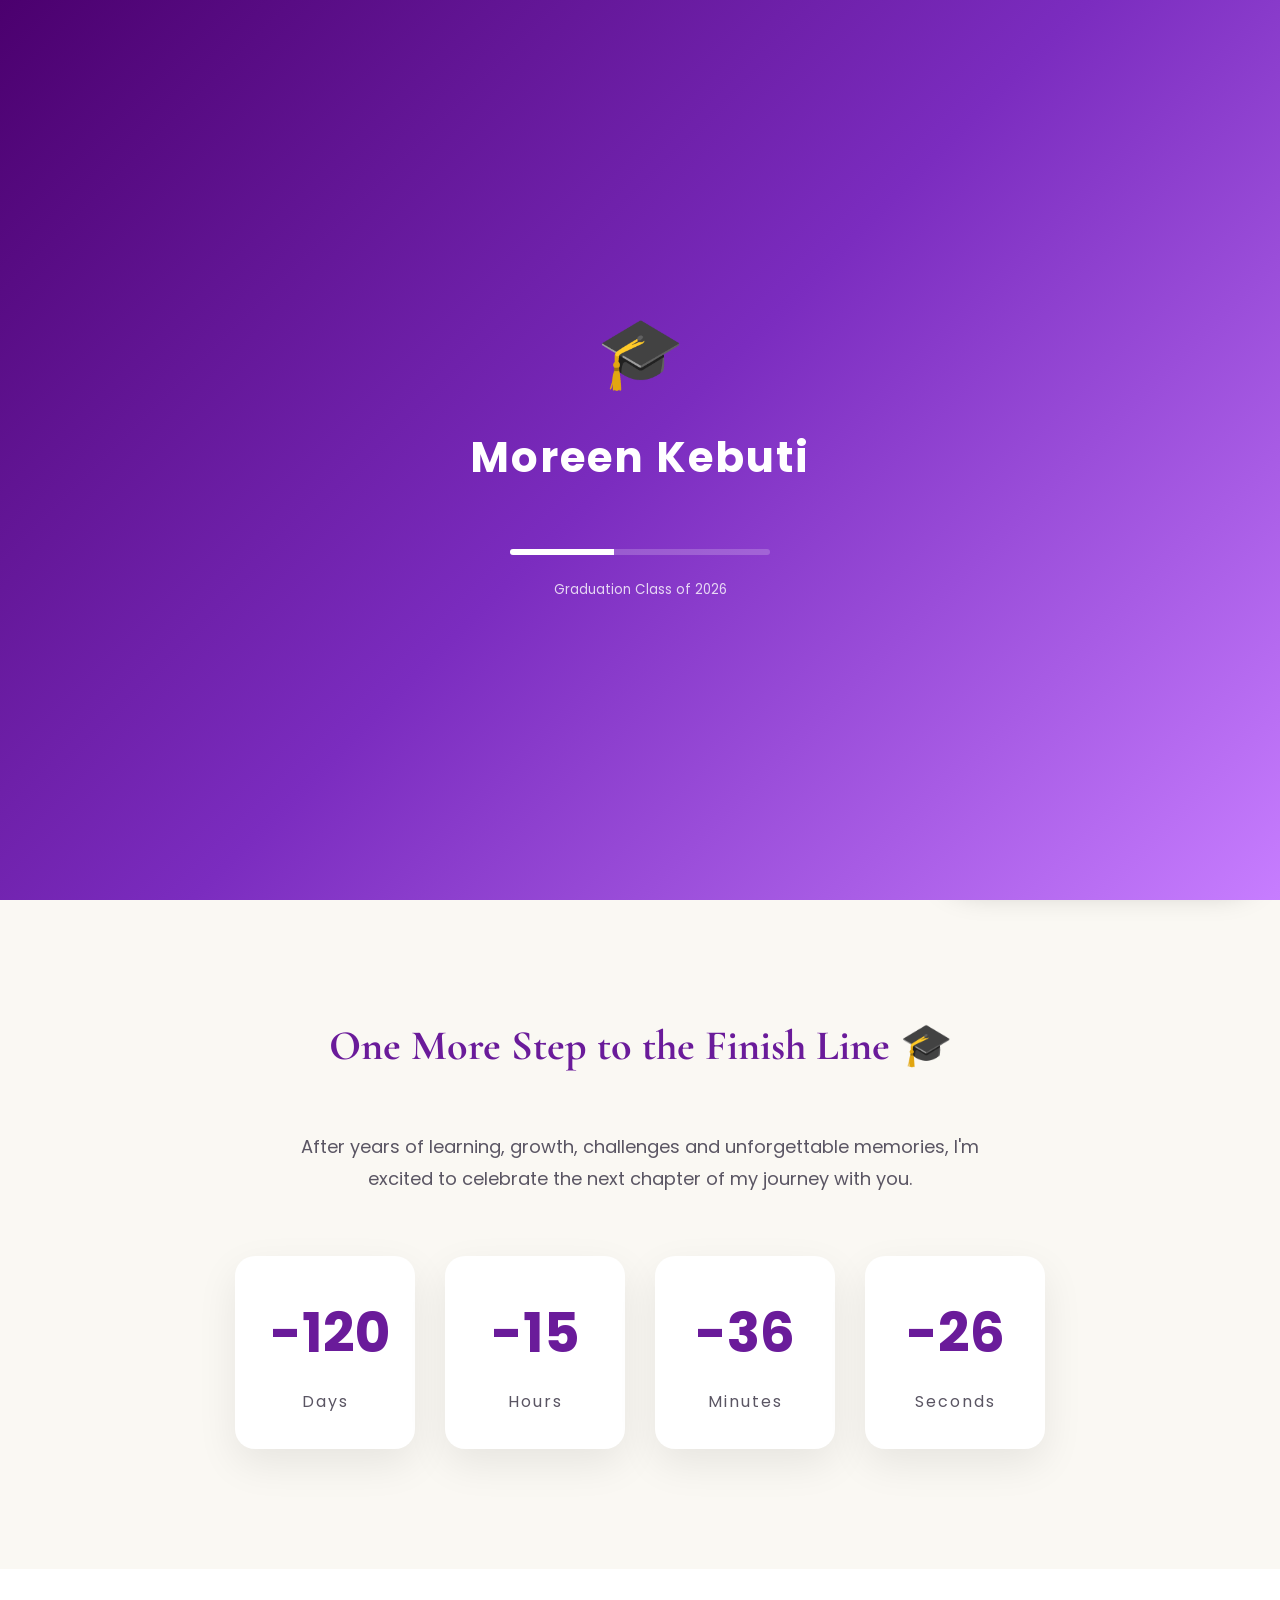
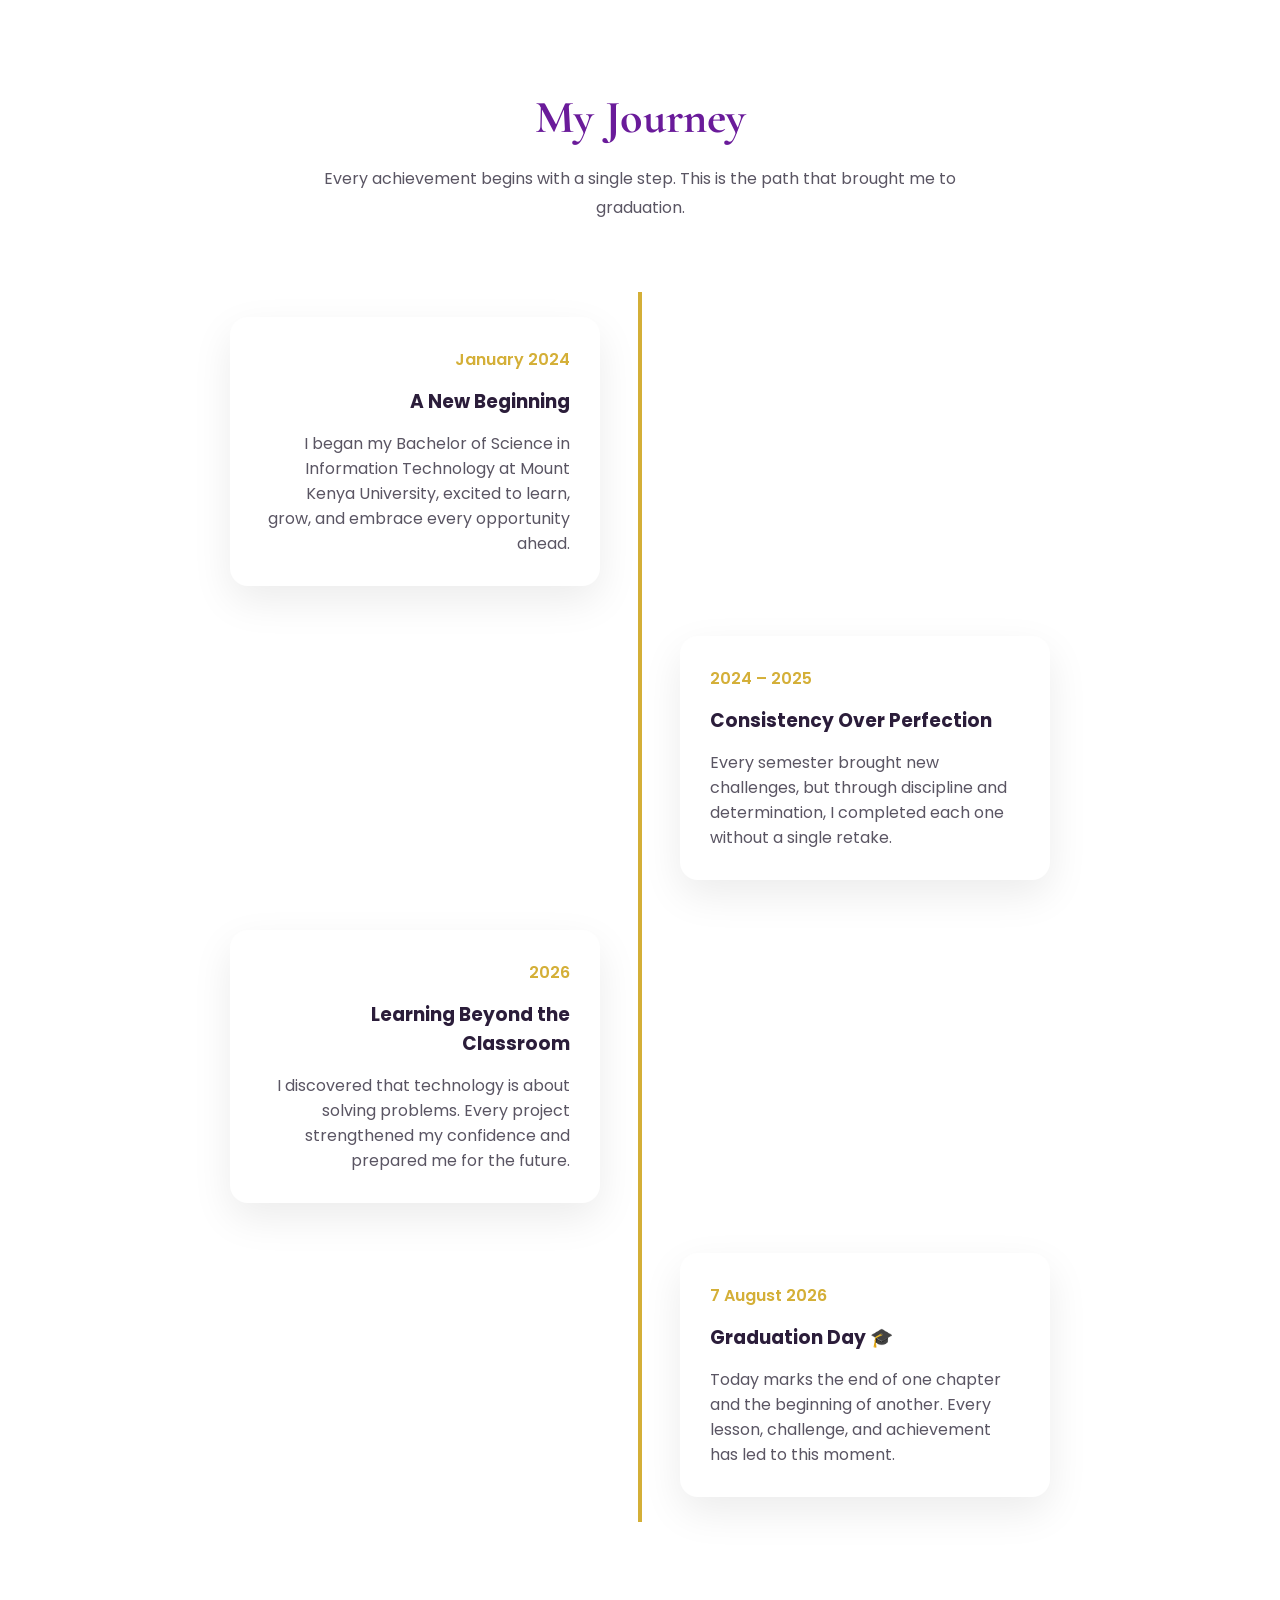
<file: index.html>
<!DOCTYPE html>
<html lang="en">

<head>

    <meta charset="UTF-8">

    <meta name="viewport"
          content="width=device-width, initial-scale=1.0">

    <title>kebuti Moreen | Graduation 2026</title>

    <link rel="preconnect" href="https://fonts.googleapis.com">

<link rel="preconnect" href="https://fonts.gstatic.com" crossorigin>

<link href="https://fonts.googleapis.com/css2?family=Cormorant+Garamond:wght@500;700&family=Poppins:wght@300;400;500;600&display=swap" rel="stylesheet">

    <link rel="stylesheet"
          href="css/style.css">

</head>

<body>
<div id="loader">

    <div class="loader-content">

        <div class="graduation-cap">

            🎓

        </div>

        <h1>Moreen Kebuti</h1>

        <p id="loaderMessage">

            Dream. Believe. Achieve.

        </p>

        <div class="loader-line">

            <span></span>

        </div>

        <small>

            Graduation Class of 2026

        </small>

    </div>

</div>

    <nav>

    <div class="logo">
       MK<span>.</span>
    </div>

    <ul>

    <li><a href="index.html" class="active">Home</a></li>

    <li><a href="#countdown">Journey</a></li>
    
    <li><a href="gallery.html">Gallery</a></li>

    <li><a href="guestbook.html">Guestbook</a></li>

     <li><a href="memory-wall.html">Memory Wall</a></li>

     <li><a href ="next-chapter.html">Next Chapter</a></li>


    </ul>

</nav>

<section class="hero" id="home">
        <div class="hero-content">

           <h3 class="welcome">
    Celebrating
</h3>

<div class="line"></div>

<h1 class="title">
    The Journey
</h1>

<h2 class="name">
    Moreen Kebuti
</h2>

<p class="course">
    Bachelor of Science in Information Technology
</p>

<p class="class">
    Class of 2026 🎓
</p>

<p class="quote">
    Every ending is the beginning of something greater.
</p>

<a href="#countdown" class="btn">
    Begin The Journey →
</a>
        </div>

    </section>
    <section class="countdown" id="countdown">

    <h2>One More Step to the Finish Line 🎓</h2>

<p class="countdown-text">

After years of learning, growth, challenges and unforgettable memories, I'm excited to celebrate the next chapter of my journey with you.

</p>
    <div class="countdown-container">

        <div class="time-box">
            <h1 id="days">00</h1>
            <p>Days</p>
        </div>

        <div class="time-box">
            <h1 id="hours">00</h1>
            <p>Hours</p>
        </div>

        <div class="time-box">
            <h1 id="minutes">00</h1>
            <p>Minutes</p>
        </div>

        <div class="time-box">
            <h1 id="seconds">00</h1>
            <p>Seconds</p>
        </div>

    </div>

</section>
<section class="timeline" id="journey">

    <h2>My Journey</h2>

    <p class="timeline-intro">
        Every achievement begins with a single step. This is the path that brought me to graduation.
    </p>

    <div class="timeline-container">

        <div class="timeline-item">
            <div class="timeline-content">
                <span class="year">January 2024</span>
                <h3>A New Beginning</h3>
                <p>
                    I began my Bachelor of Science in Information Technology at Mount Kenya University, excited to learn, grow, and embrace every opportunity ahead.
                </p>
            </div>
        </div>

        <div class="timeline-item">
            <div class="timeline-content">
                <span class="year">2024 – 2025</span>
                <h3>Consistency Over Perfection</h3>
                <p>
                    Every semester brought new challenges, but through discipline and determination, I completed each one without a single retake.
                </p>
            </div>
        </div>

        <div class="timeline-item">
            <div class="timeline-content">
                <span class="year">2026</span>
                <h3>Learning Beyond the Classroom</h3>
                <p>
                    I discovered that technology is about solving problems. Every project strengthened my confidence and prepared me for the future.
                </p>
            </div>
        </div>

        <div class="timeline-item">
            <div class="timeline-content">
                <span class="year">7 August 2026</span>
                <h3>Graduation Day 🎓</h3>
                <p>
                    Today marks the end of one chapter and the beginning of another. Every lesson, challenge, and achievement has led to this moment.
                </p>
            </div>
        </div>

    </div>

</section>
<div class="music-player">
<div class="equalizer" id="equalizer">

    <span></span>
    <span></span>
    <span></span>
    <span></span>

</div>

    <span class="music-title">

        🎵 Graduation Theme

    </span>

    <button id="musicBtn">▶</button>

    <audio id="bgMusic" loop>

        <source src="assets/music/graduation-theme.mp3" type="audio/mpeg">

    </audio>

</div>

<script src="js/script.js"></script>
<script src="js/music.js"></script>
</body>

</html>
</file>
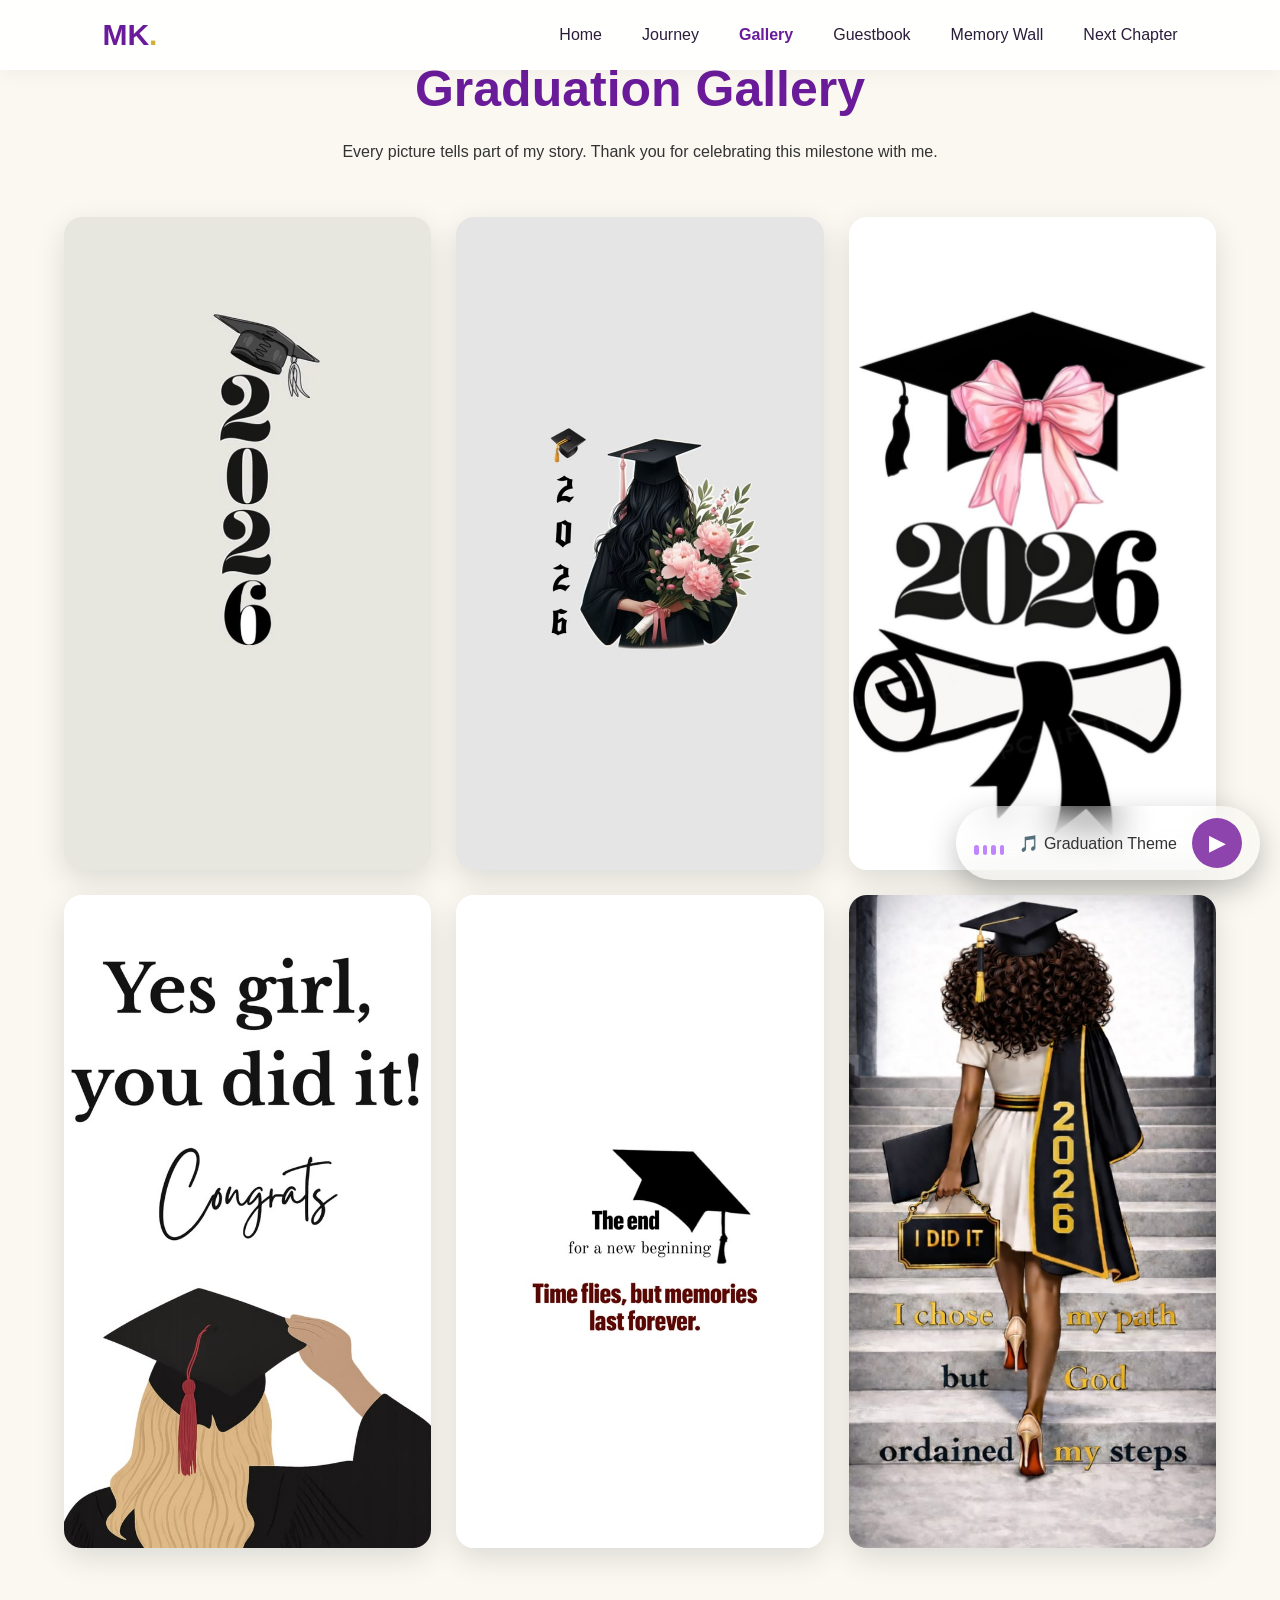
<file: gallery.html>
<!DOCTYPE html>
<html lang="en">

<head>

    <meta charset="UTF-8">

    <meta name="viewport" content="width=device-width, initial-scale=1.0">

    <title>Graduation Gallery</title>

    <link rel="stylesheet" href="../css/style.css">

    <link rel="stylesheet" href="../css/gallery.css">

</head>

<body>

     <nav>

        <div class="logo">
            MK<span>.</span>
        </div>

        <ul>

            <li><a href="../index.html">Home</a></li>

            <li><a href="../index.html#journey">Journey</a></li>

            <li><a href="gallery.html" class="active">Gallery</a></li>

            <li><a href="guestbook.html">Guestbook</a></li>

                 <li><a href="memory-wall.html">Memory Wall</a></li>


                  <li><a href ="next-chapter.html">Next Chapter</a></li>

        </ul>

    </nav>

<section class="gallery-page">

    <h1>Graduation Gallery</h1>

    <p>
        Every picture tells part of my story. Thank you for celebrating this milestone with me.
    </p>

    <div class="gallery-grid">

        <div class="gallery-item">
            <img src="images/gallery/placeholder1.jpg" alt="Graduation">
        <div class="overlay">

        <h3>View Memory</h3>

        <p>Click to enlarge</p>

    </div>
        </div>

        <div class="gallery-item">
            <img src="images/gallery/placeholder2.jpg" alt="Graduation">
            <div class="overlay">

        <h3>View Memory</h3>

        <p>Click to enlarge</p>

    </div>     
        
        </div>

        <div class="gallery-item">
            <img src="images/gallery/placeholder3.jpg" alt="Graduation">
        <div class="overlay">

        <h3>View Memory</h3>

        <p>Click to enlarge</p>

    </div>
        </div>

        <div class="gallery-item">
            <img src="images/gallery/placeholder4.jpg" alt="Graduation">
        <div class="overlay">

        <h3>View Memory</h3>

        <p>Click to enlarge</p>

    </div>
        </div>

        <div class="gallery-item">
            <img src="images/gallery/placeholder5.jpg" alt="Graduation">
       <div class="overlay">

        <h3>View Memory</h3>

        <p>Click to enlarge</p>

    </div>
        </div>

        <div class="gallery-item">
            <img src="images/gallery/placeholder6.jpg" alt="Graduation">
       <div class="overlay">

        <h3>View Memory</h3>

        <p>Click to enlarge</p>

    </div>       
       
        </div>

    </div>

</section>

<!-- LIGHTBOX -->

<div class="lightbox" id="lightbox">

    <span class="close">&times;</span>

    <img class="lightbox-image" id="lightboxImage">

    <button class="prev">&#10094;</button>

    <button class="next">&#10095;</button>

    <div class="caption" id="caption"></div>

</div>
<div class="music-player">

   <div class="equalizer" id="equalizer">

    <span></span>
    <span></span>
    <span></span>
    <span></span>

</div>

    <span class="music-title">

        🎵 Graduation Theme

    </span>

    <button id="musicBtn">▶</button>

    <audio id="bgMusic" loop>

        <source src="assets/music/graduation-theme.mp3" type="audio/mpeg">

    </audio>

</div>
<script src="js/music.js"></script>

<script src="js/gallery.js"></script>

</body>

</html>
</file>
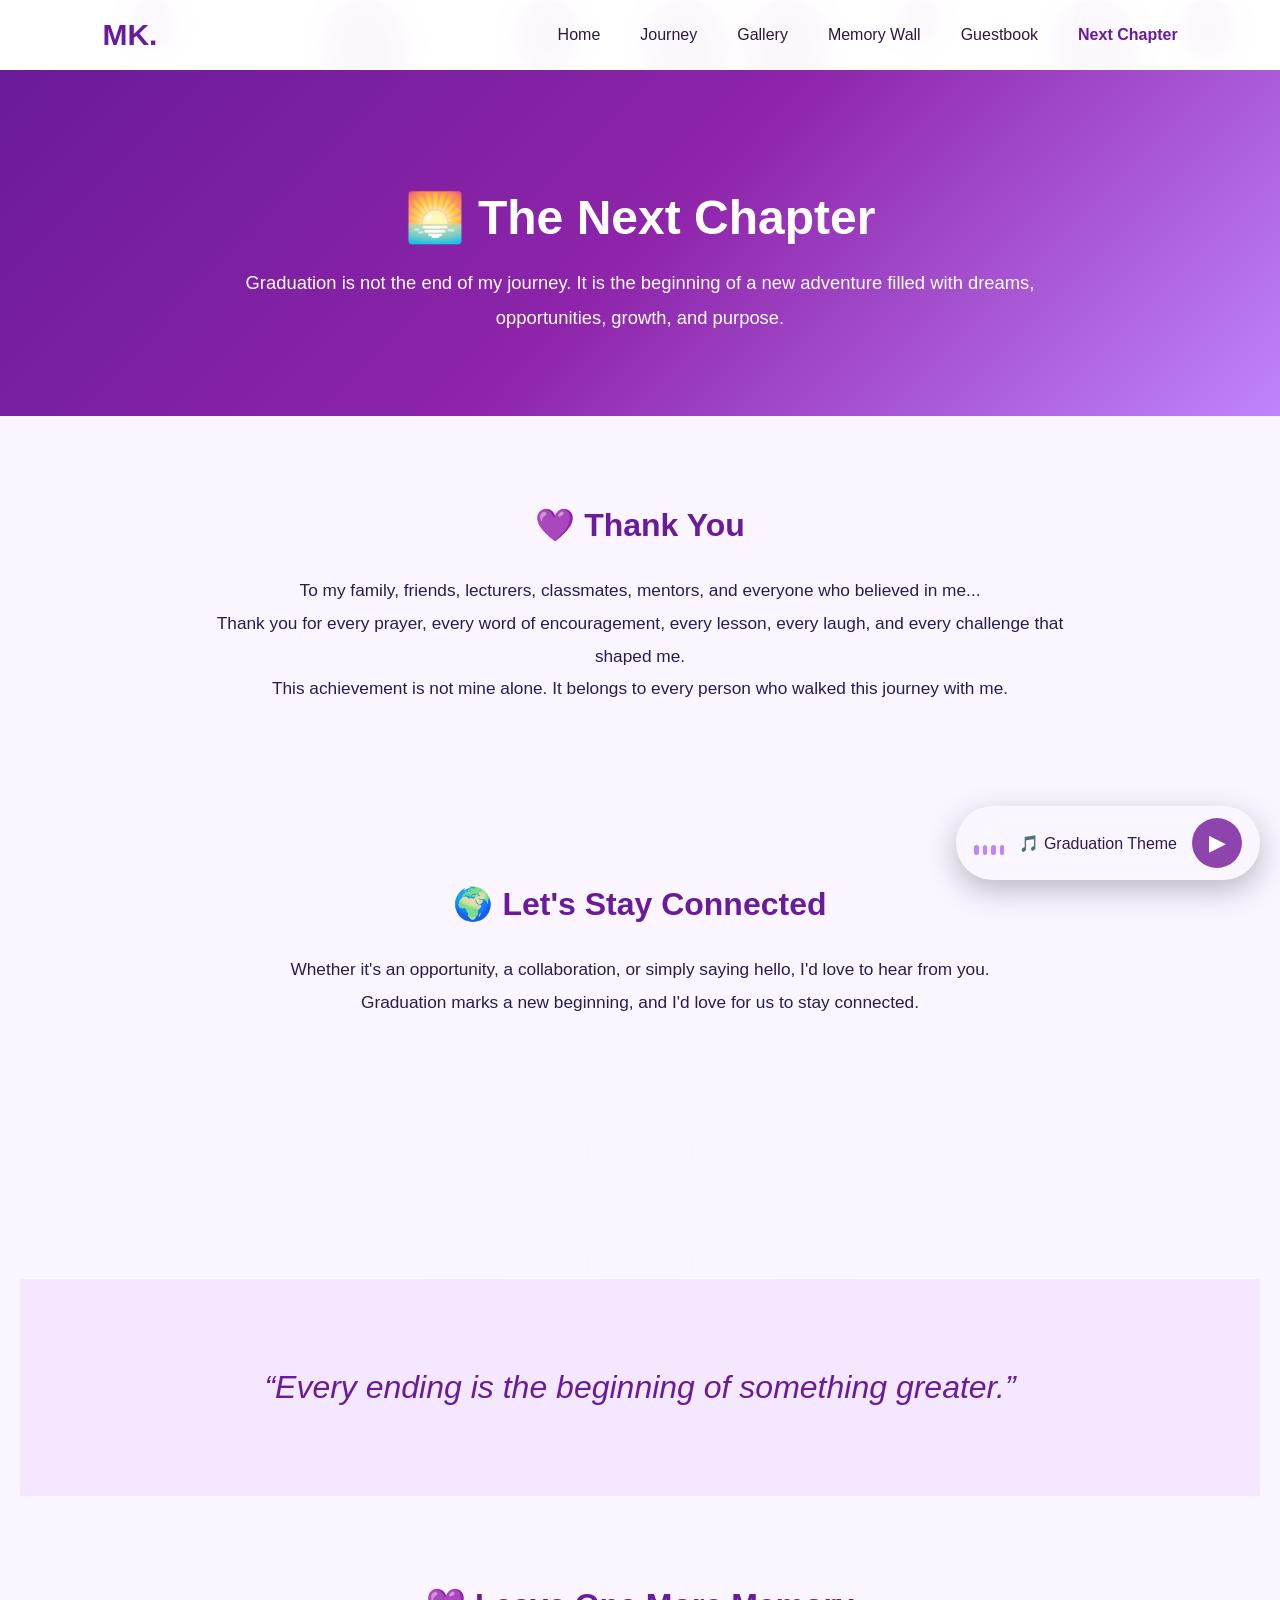
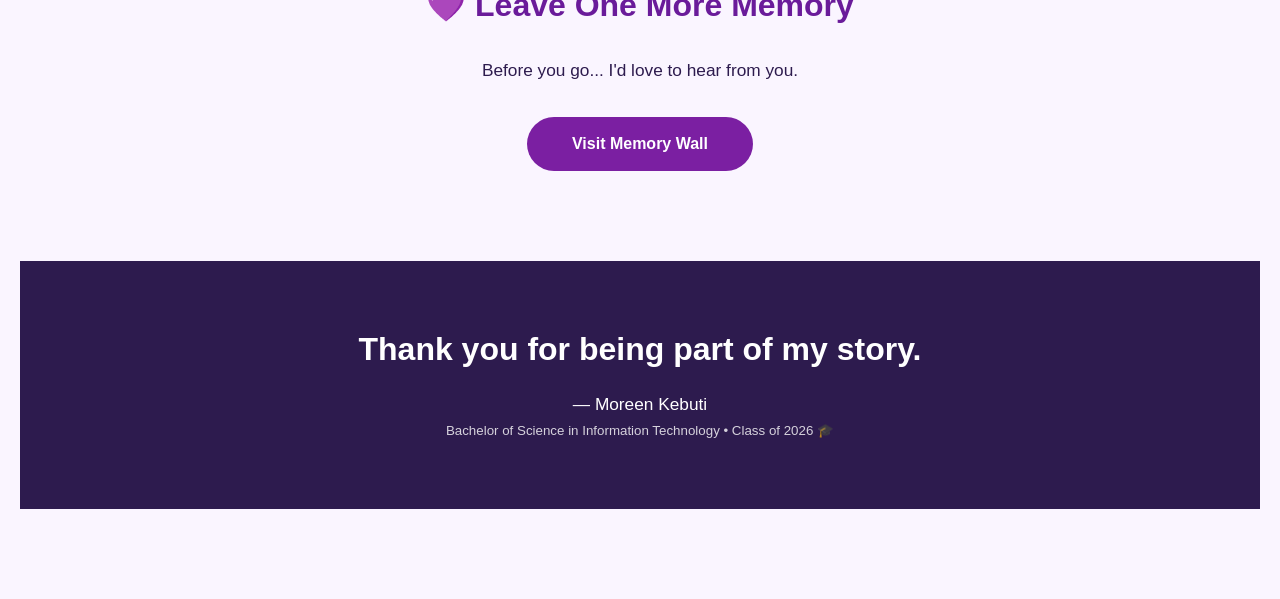
<file: next-chapter.html>
<!DOCTYPE html>
<html lang="en">

<head>

    <meta charset="UTF-8">

    <meta name="viewport"
          content="width=device-width, initial-scale=1.0">

    <title>The Next Chapter | Moreen Kebuti</title>

    <link rel="stylesheet" href="css/style.css">
    <link rel="stylesheet" href="css/next-chapter.css">
    <link rel="stylesheet"href="https://cdnjs.cloudflare.com/ajax/libs/font-awesome/6.7.2/css/all.min.css">

</head>

<body>
<div class="floating-bg">

    <span></span>
    <span></span>
    <span></span>
    <span></span>
    <span></span>
    <span></span>
    <span></span>
    <span></span>

</div>

<nav>

    <div class="logo">MK.</div>

    <ul>

        <li><a href="index.html">Home</a></li>
        <li><a href="#countdown">Journey</a></li>
        <li><a href="gallery.html">Gallery</a></li>
        <li><a href="memory-wall.html">Memory Wall</a></li>
        <li><a href="guestbook.html">Guestbook</a></li>
        <li><a href="next-chapter.html" class="active">Next Chapter</a></li>

    </ul>

</nav>

<section class="next-hero">

    <h1>🌅 The Next Chapter</h1>

    <p>

        Graduation is not the end of my journey.

        It is the beginning of a new adventure filled with dreams,

        opportunities, growth, and purpose.

    </p>

</section>

<section class="thank-you">

    <h2>💜 Thank You</h2>

    <p>

        To my family, friends, lecturers, classmates,

        mentors, and everyone who believed in me...

    </p>

    <p>

        Thank you for every prayer,
        every word of encouragement,
        every lesson,
        every laugh,
        and every challenge that shaped me.

    </p>

    <p>

        This achievement is not mine alone.

        It belongs to every person who walked this journey with me.

    </p>

</section>

<section class="connect-section">

    <h2>🌍 Let's Stay Connected</h2>

    <p class="connect-note">

    Whether it's an opportunity, a collaboration,
    or simply saying hello,
    I'd love to hear from you.

</p>

    <p>

        Graduation marks a new beginning,

        and I'd love for us to stay connected.

    </p>

   <div class="social-links">

    <div class="social-links">

    <a href="mailto:kebutimoreen@gmail.com" title="Email">

        <i class="fas fa-envelope"></i>

        <span>Email</span>

    </a>

    <a
        href="https://www.linkedin.com/in/kebuti-moreen-681a75265/"
        target="_blank"
        title="LinkedIn">

        <i class="fab fa-linkedin"></i>

        <span>LinkedIn</span>

    </a>

    <a
        href="https://github.com/kebuti"
        target="_blank"
        title="GitHub">

        <i class="fab fa-github"></i>

        <span>GitHub</span>

    </a>

</div>

</div>
<section class="quote-section">

    <blockquote>

        “Every ending is the beginning of something greater.”

    </blockquote>

</section>

<section class="cta">

    <h2>💜 Leave One More Memory</h2>

    <p>

        Before you go...

        I'd love to hear from you.

    </p>

    <a href="memory-wall.html" class="cta-btn">

        Visit Memory Wall

    </a>

</section>

<footer>

    <h3>

        Thank you for being part of my story.

    </h3>

    <p>

        — Moreen Kebuti

    </p>

    <small>

        Bachelor of Science in Information Technology

        • Class of 2026 🎓

    </small>

</footer>
<div class="music-player">

    <div class="equalizer" id="equalizer">

    <span></span>
    <span></span>
    <span></span>
    <span></span>

</div>

    <span class="music-title">

        🎵 Graduation Theme

    </span>

    <button id="musicBtn">▶</button>

    <audio id="bgMusic" loop>

        <source src="assets/music/graduation-theme.mp3" type="audio/mpeg">

    </audio>

</div>

<script src="js/music.js"></script>

</body>

</html>
</file>
<file: css/style.css>
/* ==========================
   GOOGLE FONT (Coming Soon)
========================== */


/* ==========================
   COLORS
========================== */

/* ==========================
   DESIGN SYSTEM
========================== */
html{

    scroll-behavior:smooth;

}

:root{

    /* Brand Colors */

    --primary:#6A1B9A;
    --secondary:#8E44AD;
    --gold:#D4AF37;

    /* Backgrounds */

    --background:#FAF8F3;
    --surface:#FFFFFF;

    /* Text */

    --heading:#2B1D3A;
    --text:#5A5563;

    /* Effects */

    --shadow:0 15px 40px rgba(0,0,0,.08);

    --radius:18px;

}

/* ==========================
   NAVIGATION
========================== */

nav{

    position:fixed;

    top:0;

    left:0;

    width:100%;

    background:rgba(255,255,255,.92);

    backdrop-filter:blur(10px);

    display:flex;

    justify-content:space-between;

    align-items:center;

    padding:18px 8%;

    z-index:1000;

    box-shadow:0 2px 20px rgba(0,0,0,.05);

}

.logo{

    font-size:28px;

    font-weight:700;

    color:var(--primary);

}

nav ul{

    display:flex;

    list-style:none;

    gap:40px;

}

nav a{

    text-decoration:none;

    color:var(--heading);

    font-weight:500;

    transition:.3s;

}

nav a:hover{

    color:var(--primary);

}

/* ==========================
   RESET
========================== */

*{

    margin:0;

    padding:0;

    box-sizing:border-box;

}


/* ==========================
   BODY
========================== */

body{

    background:var(--background);

    color:var(--text);
    
    font-family:'Poppins',sans-serif;
}
/* ==========================
   HERO SECTION
========================== */

.hero{

    height:100vh;

    display:flex;

    justify-content:center;

    align-items:center;

    text-align:center;

}

.hero-content{

    max-width:800px;

    animation:fadeUp 1.5s ease;

    position:relative;
    
    z-index:2;

}


.welcome{

    color:var(--gold);

    letter-spacing:3px;

    text-transform:uppercase;

    margin-bottom:15px;

}

.title{

    font-size:90px;

    color:var(--primary);

    margin-bottom:30px;

    font-family:'Cormorant Garamond',serif;

}

.name{

    font-size:40px;

    margin-bottom:20px;

    color:var(--heading);

    font-weight:600;
}

.course{

    font-size:22px;

    margin-bottom:15px;

    font-weight:300;

    letter-spacing:1px;

}

.class{

    font-size:20px;

    color:var(--gold);

    margin-bottom:35px;

}
.quote{

    width:70%;

    margin:auto;

    margin-bottom:40px;

    font-size:20px;

    line-height:1.8;

    color:var(--text);

    font-style:italic;

}

.btn{

    display:inline-block;

     text-decoration:none;

    background:linear-gradient(135deg,var(--primary),var(--secondary));

    color:white;

    padding:18px 45px;

    border:none;

    border-radius:50px;

    font-size:18px;

    font-weight:600;

    cursor:pointer;

    transition:.4s ease;

    box-shadow:var(--shadow);

}

.btn:hover{

    background:var(--gold);

    color:black;

    transform:translateY(-6px);

     box-shadow:0 25px 45px rgba(106,27,154,.25);


}
/* ==========================
   FADE IN ANIMATION
========================== */

@keyframes fadeUp{

    from{

        opacity:0;

        transform:translateY(40px);

    }

    to{

        opacity:1;

        transform:translateY(0);

    }

}
.hero{

    position:relative;

    overflow:hidden;

}

.hero::before{

    content:"";

    position:absolute;

    width:500px;

    height:500px;

    background:rgba(106,27,154,.08);

    border-radius:50%;

    top:-180px;

    left:-120px;

    filter:blur(60px);

}

.hero::after{

    content:"";

    position:absolute;

    width:350px;

    height:350px;

    background:rgba(212,175,55,.08);

    border-radius:50%;

    bottom:-120px;

    right:-80px;

    filter:blur(50px);

}
.line{

    width:80px;

    height:3px;

    background:var(--gold);

    margin:18px auto 30px;

    border-radius:50px;

}/* ==========================
   COUNTDOWN
========================== */

.countdown{

    padding:120px 10%;

    text-align:center;

}

.countdown h2{

    font-size:42px;

    color:var(--primary);

    margin-bottom:60px;

    font-family:'Cormorant Garamond',serif;

}

.countdown-container{

    display:flex;

    justify-content:center;

    gap:30px;

    flex-wrap:wrap;

}

.time-box{

    width:180px;

    padding:35px;

    background:white;

    border-radius:20px;

    box-shadow:var(--shadow);

    transition:.4s;

}

.time-box:hover{

    transform:translateY(-10px);

}

.time-box h1{

    font-size:55px;

    color:var(--primary);

}

.time-box p{

    margin-top:15px;

    color:var(--text);

    letter-spacing:2px;

}

.countdown-text{

    max-width:700px;

    margin:0 auto 60px;

    font-size:18px;

    line-height:1.8;

    color:var(--text);

}

/* ==========================
   TIMELINE
========================== */

.timeline{

    padding:120px 10%;

    background:#fff;

    text-align:center;

}

.timeline h2{

    font-size:46px;

    color:var(--primary);

    margin-bottom:20px;

    font-family:'Cormorant Garamond',serif;

}

.timeline-intro{

    max-width:700px;

    margin:0 auto 70px;

    color:var(--text);

    line-height:1.8;

}

.timeline-container{

    position:relative;

    max-width:900px;

    margin:auto;

}

.timeline-container::before{

    content:"";

    position:absolute;

    width:4px;

    background:var(--gold);

    top:0;

    bottom:0;

    left:50%;

    transform:translateX(-50%);

}

.timeline-item{

    position:relative;

    width:50%;

    padding:25px 40px;

}

.timeline-item:nth-child(odd){

    left:0;

    text-align:right;

}

.timeline-item:nth-child(even){

    left:50%;

    text-align:left;

}

.timeline-content{

    background:white;

    padding:30px;

    border-radius:18px;

    box-shadow:var(--shadow);

    transition:.4s;

}

.timeline-content:hover{

    transform:translateY(-8px);

}

.year{

    color:var(--gold);

    font-weight:600;

}

.timeline-content h3{

    margin:15px 0;

    color:var(--heading);

}

/* ==========================
   SCROLL ANIMATION
========================== */

.timeline-item{

    opacity:0;

    transform:translateY(60px);

    transition:all .8s ease;

}

.timeline-item.show{

    opacity:1;

    transform:translateY(0);

}

nav a.active{

    color:var(--primary);

    font-weight:700;

}

nav a.active::after{

    width:100%;

}
.logo{

    font-size:30px;

    font-weight:700;

    color:var(--primary);

}

.logo span{

    color:var(--gold);

}

/* ==========================
   WEBSITE LOADER
========================== */

#loader{

    position:fixed;

    inset:0;

    background:linear-gradient(135deg,#4B006E,#7B2CBF,#C77DFF);

    display:flex;

    justify-content:center;

    align-items:center;

    z-index:999999;

    transition:opacity .8s ease,
               visibility .8s ease;

}


.loader-content{

    text-align:center;

    color:white;

}

.graduation-cap{

    font-size:70px;

    animation:bounce 2s infinite;

}

.loader-content h1{

    margin-top:20px;

    font-size:42px;

    letter-spacing:2px;

}

.loader-content p{

    font-size:20px;

    opacity:.9;

    margin-bottom:30px;

}

.loader-line{

    width:260px;

    height:6px;

    background:rgba(255,255,255,.2);

    border-radius:30px;

    overflow:hidden;

    margin:auto;

}

.loader-line span{

    display:block;

    width:40%;

    height:100%;

    background:white;

    animation:loading 1.4s infinite;

}

.loader-content small{

    display:block;

    margin-top:25px;

    opacity:.8;

}

@keyframes loading{

    0%{

        transform:translateX(-120%);

    }

    100%{

        transform:translateX(320%);

    }

}

@keyframes bounce{

    0%,100%{

        transform:translateY(0);

    }

    50%{

        transform:translateY(-12px);

    }

}

.loader-hidden{

    opacity:0;

    visibility:hidden;

}

#loaderMessage{

    transition:.4s;

    min-height:30px;

}


/* ==========================
   MUSIC PLAYER
========================== */
.music-player{

    position:fixed;
    bottom:20px;
    right:20px;

    display:flex;
    align-items:center;
    gap:12px;

    padding:12px 18px;

    border-radius:50px;

    background:rgba(255,255,255,.15);

    backdrop-filter:blur(18px);

    box-shadow:0 10px 30px rgba(0,0,0,.25);

    z-index:9999;

}

#musicBtn{

    width:50px;
    height:50px;

    border:none;

    border-radius:50%;

    cursor:pointer;

    font-size:22px;

    background:#8e44ad;

    color:white;

    transition:.4s;

}

#musicBtn.playing{

    animation:pulseMusic 1.2s infinite;

}

@keyframes pulseMusic{

    0%{

        transform:scale(1);

        box-shadow:0 0 0 rgba(142,68,173,.6);

    }

    50%{

        transform:scale(1.12);

        box-shadow:0 0 25px rgba(142,68,173,.8);

    }

    100%{

        transform:scale(1);

        box-shadow:0 0 0 rgba(142,68,173,.6);

    }

}

.music-player{

display:flex;
align-items:center;
gap:15px;

}
.equalizer{

    display:flex;
    align-items:flex-end;
    justify-content:center;
    gap:4px;

    width:30px;
    height:24px;

}
.equalizer span{

    display:block;

    width:5px;

    height:10px;

    background:#C084FC;

    border-radius:10px;

}

.equalizer span:nth-child(2){
    animation-delay:.15s;
}

.equalizer span:nth-child(3){
    animation-delay:.30s;
}

.equalizer span:nth-child(4){
    animation-delay:.45s;
}

@keyframes equalizer{

    0%,100%{
        height:8px;
    }

    50%{
        height:22px;
    }

}

.equalizer.active span{

    animation:equalizer .8s infinite ease-in-out;

}

/* ===========================
   Mobile Navigation
=========================== */

@media (max-width:768px){

nav{

    padding:12px;

}

nav .logo{

    font-size:1.2rem;

    flex-shrink:0;

}

nav ul{

    display:flex;

    flex-wrap:nowrap;

    overflow-x:auto;

    overflow-y:hidden;

    white-space:nowrap;

    gap:12px;

    width:max-content;


    scrollbar-width:none;

    -ms-overflow-style:none;

}

nav ul::-webkit-scrollbar{

    display:none;

}

nav ul li{

    flex:0 0 auto;

}

nav ul a{

    font-size:.85rem;

    padding:8px 14px;

}

.countdown{

    padding:70px 20px;

}

.countdown h2{

    font-size:32px;

    margin-bottom:35px;

}

.countdown-container{

    gap:12px;

    justify-content:center;

    flex-wrap:nowrap;

}

.time-box{

    width:78px;

    padding:15px 8px;

}

.time-box h1{

    font-size:30px;

}

.time-box p{

    font-size:12px;

    letter-spacing:1px;

}

.timeline-container::before{

    left:50%;

    transform:translateX(-50%);

}

.timeline-content{

    width:160px;
    padding:18px;


}

.timeline-item{

    width:40%;

}

.timeline-item.left{

    left:0;

    padding-right:20px;

}

.timeline-item.right{

    left:58%;

    padding-left:20px;

}

.timeline-content h3{

    font-size:16px;

}
.timeline-content p{
    font-size: .85rem;
    line-height: 1.6;
}


.hero{

    min-height:85vh;

    padding:110px 20px 60px;

}

.title{

    font-size:54px;

}

.name{

    font-size:28px;

}

.quote{

    width:100%;

    font-size:17px;

}

.music-player{

    right:12px;

    bottom:12px;

    padding:8px 14px;

}

#musicBtn{

    width:42px;

    height:42px;

    font-size:18px;

}
}
/*loading  page*/
body.loading{

    overflow:hidden;

    height:100vh;

    touch-action:none;

    user-select:none;


}
</file>
<file: css/gallery.css>
*{

    margin:0;

    padding:0;

    box-sizing:border-box;

}

body{

    font-family:Arial, sans-serif;

    background:#faf8f1;

    color:#333;

}

.gallery-page{

    width:90%;

    max-width:1200px;

    margin:60px auto;

}

.gallery-page h1{

    text-align:center;

    color:#6A1B9A;

    font-size:50px;

}

.gallery-page p{

    text-align:center;

    margin:20px auto 50px;

    max-width:700px;

    line-height:1.8;

}
.gallery-grid{
    display:grid;
    grid-template-columns:repeat(auto-fit,minmax(280px,1fr));
    gap:25px;
}

.gallery-item{

    overflow:hidden;

    border-radius:18px;

    position:relative;

    box-shadow:0 10px 30px rgba(0,0,0,.12);

    cursor:pointer;

    transition:transform .35s ease,
               box-shadow .35s ease;

}

.gallery-item:hover{

    transform:translateY(-10px);

    box-shadow:0 18px 40px rgba(106,27,154,.35);

}

.gallery-item img{

    width:100%;

    height:100%;

    object-fit:cover;

    display:block;

    transition:transform .5s ease;

}

.gallery-item:hover img{

    transform:scale(1.08);

}

.gallery-item:hover img{

    transform:scale(1.08);

}

.overlay{

    position:absolute;

    inset:0;

    background:linear-gradient(
        to top,
        rgba(106,27,154,.9),
        rgba(106,27,154,.2),
        transparent
    );

    display:flex;

    flex-direction:column;

    justify-content:flex-end;

    padding:20px;

    color:white;

    opacity:0;

    transition:.35s ease;

    pointer-events: none;


}

.gallery-item:hover .overlay{

    opacity:1;

}

.overlay h3,
.overlay p{

    transform:translateY(20px);

    transition:.35s ease;

}

.gallery-item:hover .overlay h3,
.gallery-item:hover .overlay p{

    transform:translateY(0);

}
/* ==========================
   LIGHTBOX
========================== */

.lightbox{

    position:fixed;

    top:0;

    left:0;

    width:100%;

    height:100%;

    background:rgba(0,0,0,.92);

    display:flex;

    justify-content:center;

    align-items:center;

    flex-direction:column;

    opacity:0;

    visibility:hidden;

     transition: opacity 0.4s ease, visibility 0.4s ease;

    z-index:9999;

}
.lightbox.show{

    opacity:1;

    visibility:visible;

}

.lightbox-image{

    max-width:85%;

    max-height:75%;

    border-radius:18px;

    box-shadow:0 15px 40px rgba(0,0,0,.4);

    transition:opacity .3s ease;

}

.lightbox-image.fade{

    opacity:0;

}

.close{

    position:absolute;

    top:30px;

    right:45px;

    color:white;

    font-size:45px;

    cursor:pointer;

}

.prev,
.next{

    position:absolute;

    top:50%;

    transform:translateY(-50%);

    font-size:55px;

    border:none;

    background:none;

    color:white;

    cursor:pointer;

}

.prev{

    left:40px;

}

.next{

    right:40px;

}

.caption{

    margin-top:25px;

    color:white;

    font-size:20px;

}


/* ==========================
   MOBILE
========================== */
/* ==========================
   MOBILE RESPONSIVE
========================== */

@media (max-width:768px){

    .gallery-page{
        margin-top:60px;
        width:95%;
    }

    .gallery-page h1{
        font-size:48px;
        line-height:1.1;
    }

    .gallery-page p{
        font-size:18px;
        margin:15px auto 35px;
    }

    .gallery-grid{
        grid-template-columns:repeat(3,1fr);
        gap:12px;
    }

    .gallery-item{
        border-radius:14px;
    }

    .gallery-page h1{

    text-align:center;

    color:#6A1B9A;

    font-family:'Cormorant Garamond',serif;

    font-size:50px;

    font-weight:400;

}

.gallery-page p{

    text-align:center;

    margin:20px auto 50px;

    max-width:700px;

    line-height:1.8;

   font-family:'Cormorant Garamond',serif;

    font-size:16px;

    color:#444;

}

}
</file>
<file: css/next-chapter.css>
/* ==========================
   PAGE
========================== */

body{
    background:#faf5ff;
    color:#2d1b4e;
}

/* ==========================
   HERO
========================== */

.next-hero{

    text-align:center;

    padding:120px 20px 80px;

    background:linear-gradient(135deg,#6A1B9A,#8E24AA,#C084FC);

    color:white;

}

.next-hero h1{

    font-size:3rem;

    margin-bottom:20px;

}

.next-hero p{

    max-width:850px;

    margin:auto;

    font-size:1.15rem;

    line-height:1.9;

}

/* ==========================
   SECTIONS
========================== */

section{

    padding:90px 20px;

}

section h2{

    text-align:center;

    font-size:2rem;

    margin-bottom:30px;

    color:#6A1B9A;

}

section p{

    max-width:900px;

    margin:auto;

    text-align:center;

    line-height:1.9;

    font-size:1.08rem;

}



/* ==========================
   QUOTE
========================== */

.quote-section{

    background:#f3e8ff;

}

blockquote{

    font-size:2rem;

    text-align:center;

    font-style:italic;

    color:#6A1B9A;

    max-width:850px;

    margin:auto;

}

/* ==========================
   BUTTON
========================== */

.cta{

    text-align:center;

}

.cta-btn{

    display:inline-block;

    margin-top:30px;

    padding:18px 45px;

    background:#7B1FA2;

    color:white;

    text-decoration:none;

    border-radius:50px;

    font-weight:bold;

    transition:.3s;

}

.cta-btn:hover{

    background:#5E1380;

    transform:translateY(-4px);

}

/* ==========================
   FOOTER
========================== */

footer{

    padding:70px 20px;

    text-align:center;

    background:#2d1b4e;

    color:white;

}

footer h3{

    font-size:2rem;

    margin-bottom:20px;

}

footer small{

    opacity:.8;

}

/* ==========================
   MOBILE
========================== */

@media(max-width:768px){

.next-hero h1{

    font-size:2.3rem;

}

blockquote{

    font-size:1.4rem;

}

}

/* ==========================
   FLOATING BACKGROUND
========================== */

.floating-bg{

    position:fixed;

    inset:0;

    overflow:hidden;

    pointer-events:none;

    z-index:0;

}

.floating-bg span{

    position:absolute;

    display:block;

    width:90px;

    height:90px;

    border-radius:50%;

   background: rgba(123,31,162,.35);

    animation:floatUp 18s linear infinite;

}

.floating-bg span:nth-child(1){

    left:10%;

    width:50px;

    height:50px;

    animation-duration:15s;

}

.floating-bg span:nth-child(2){

    left:25%;

    animation-duration:20s;

}

.floating-bg span:nth-child(3){

    left:40%;

    width:70px;

    height:70px;

}

.floating-bg span:nth-child(4){

    left:58%;

}

.floating-bg span:nth-child(5){

    left:70%;

    width:45px;

    height:45px;

}

.floating-bg span:nth-child(6){

    left:82%;

}

.floating-bg span:nth-child(7){

    left:92%;

    width:60px;

    height:60px;

}

.floating-bg span:nth-child(8){

    left:50%;

    animation-duration:22s;

}

@keyframes floatUp{

    from{

        transform:translateY(100vh) scale(0);

        opacity:0;

    }

    30%{

        opacity:.5;

    }

    to{

        transform:translateY(-120vh) scale(1.2);

        opacity:0;

    }

}

nav,
.next-hero,
.thank-you,
.connect-section,
.quote-section,
.cta,
footer{

    position: relative;

    z-index: 2;

}
/* ==========================
   SOCIAL LINKS
========================== */

.social-links{

    display:flex;

    justify-content:center;

    gap:35px;

    flex-wrap:wrap;

    margin-top:60px;

}

.social-links a{

    width:140px;

    height:140px;

    border-radius:25px;

    background:rgba(255,255,255,.65);

    backdrop-filter:blur(12px);

    -webkit-backdrop-filter:blur(12px);

    text-decoration:none;

    color:#6A1B9A;

    display:flex;

    flex-direction:column;

    justify-content:center;

    align-items:center;

    gap:15px;

    box-shadow:0 20px 40px rgba(106,27,154,.12);

    transition:.35s;

}

.social-links a i{

    font-size:3rem;

}

.social-links a span{

    font-size:1rem;

    font-weight:600;

}

.social-links a:hover{

    transform:translateY(-10px) scale(1.05);

    box-shadow:0 30px 60px rgba(106,27,154,.25);

}
</file>
